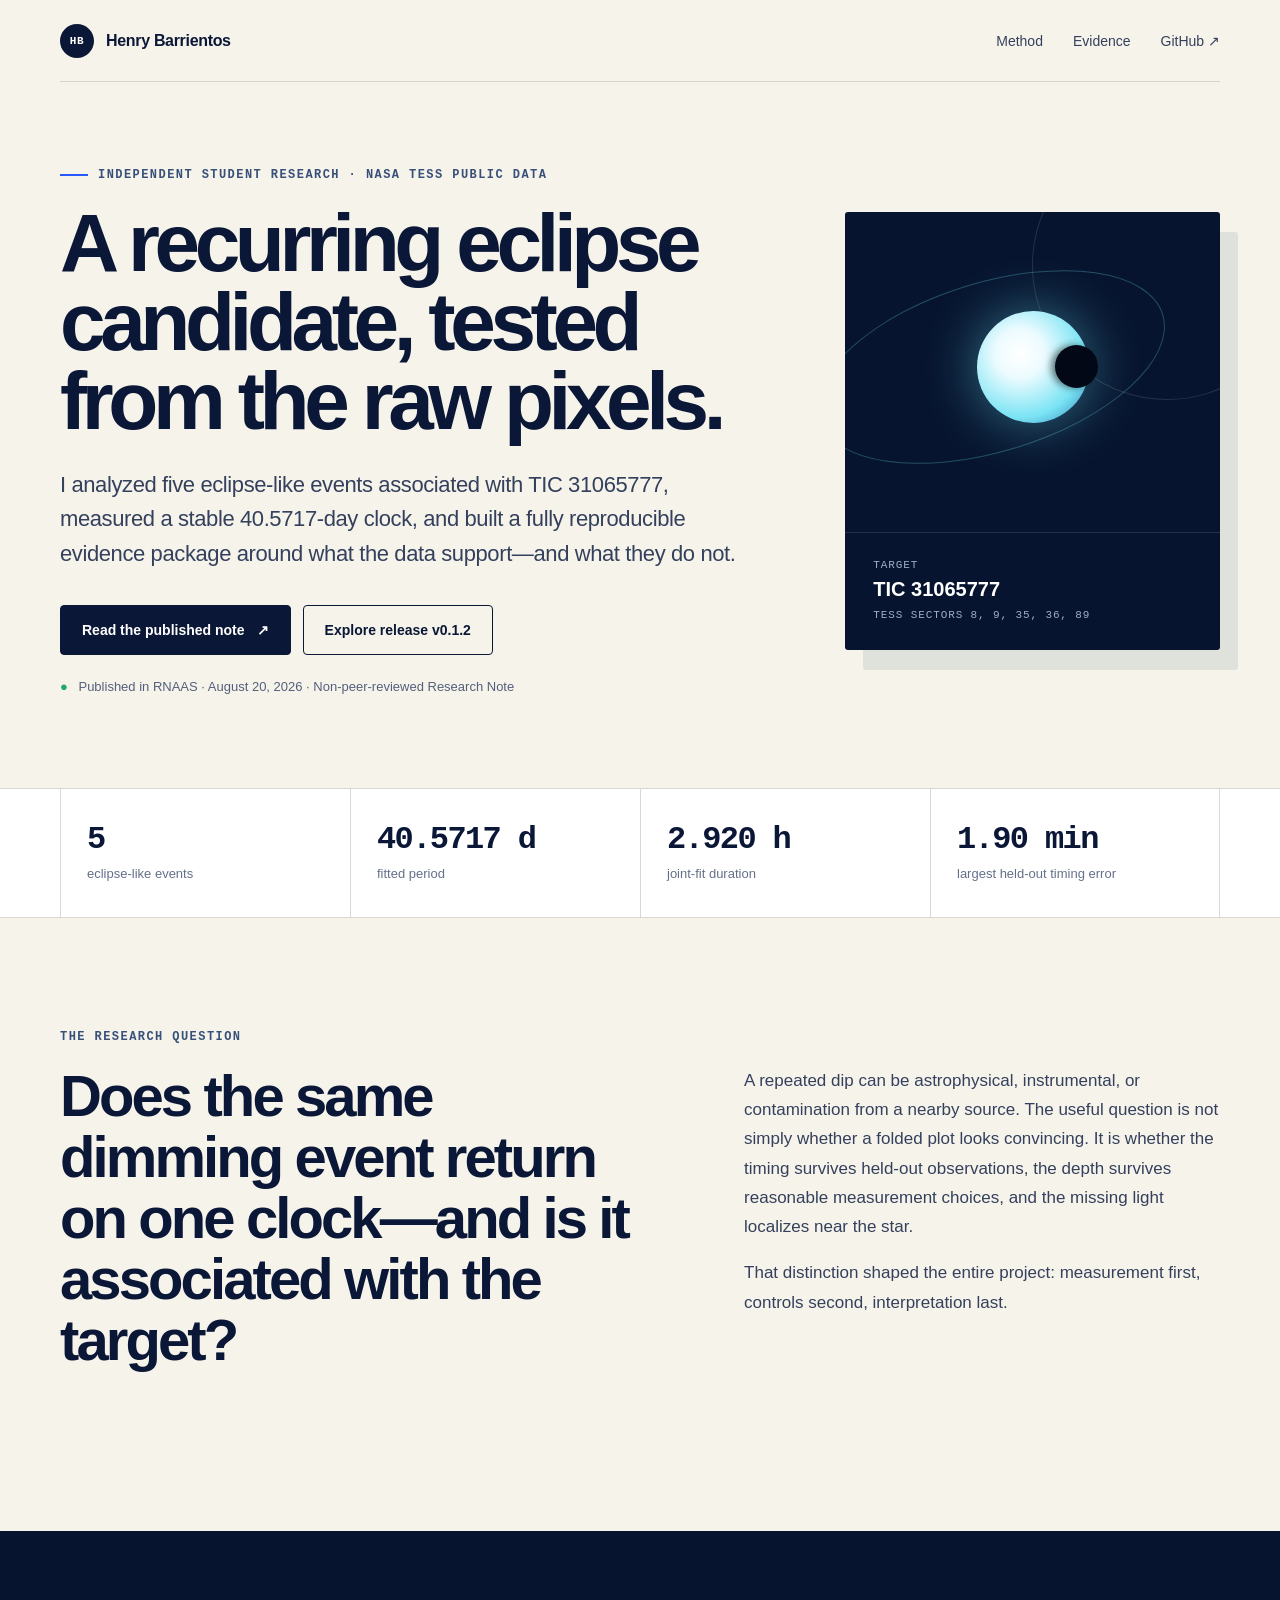
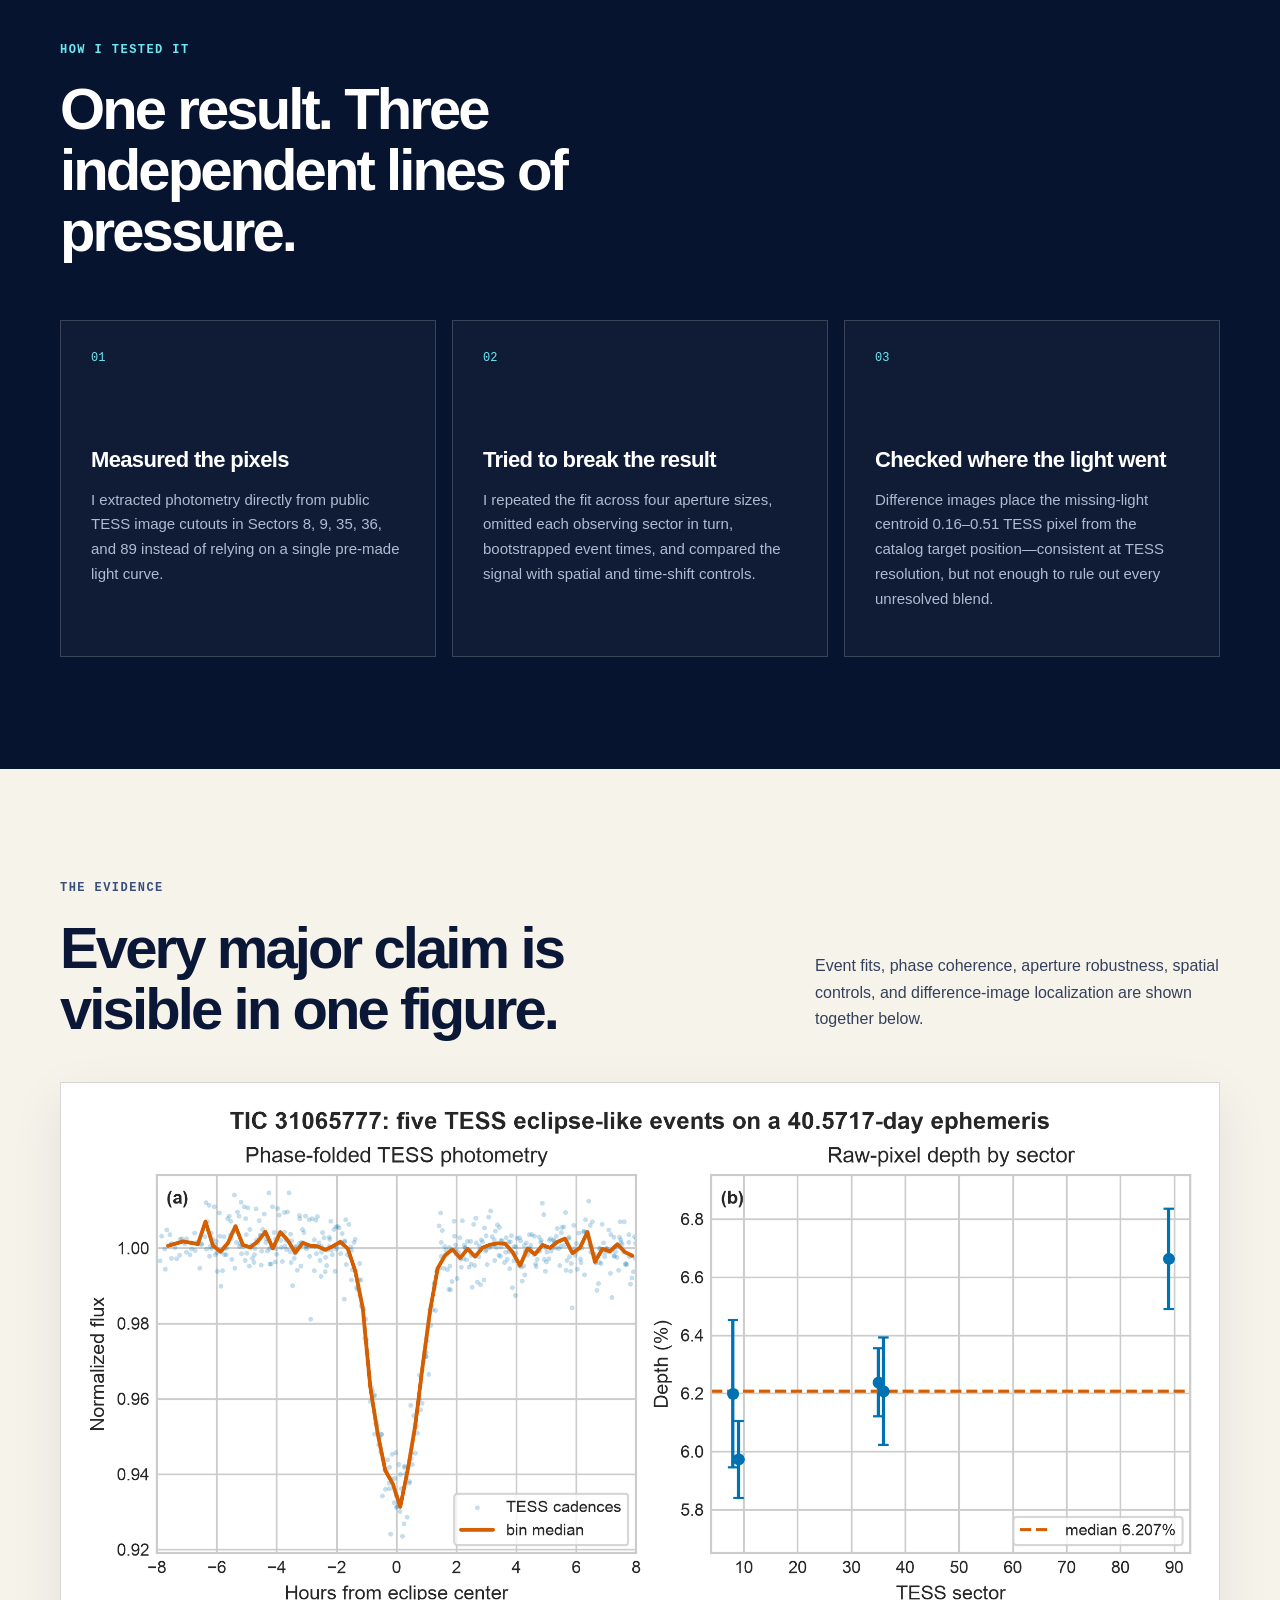
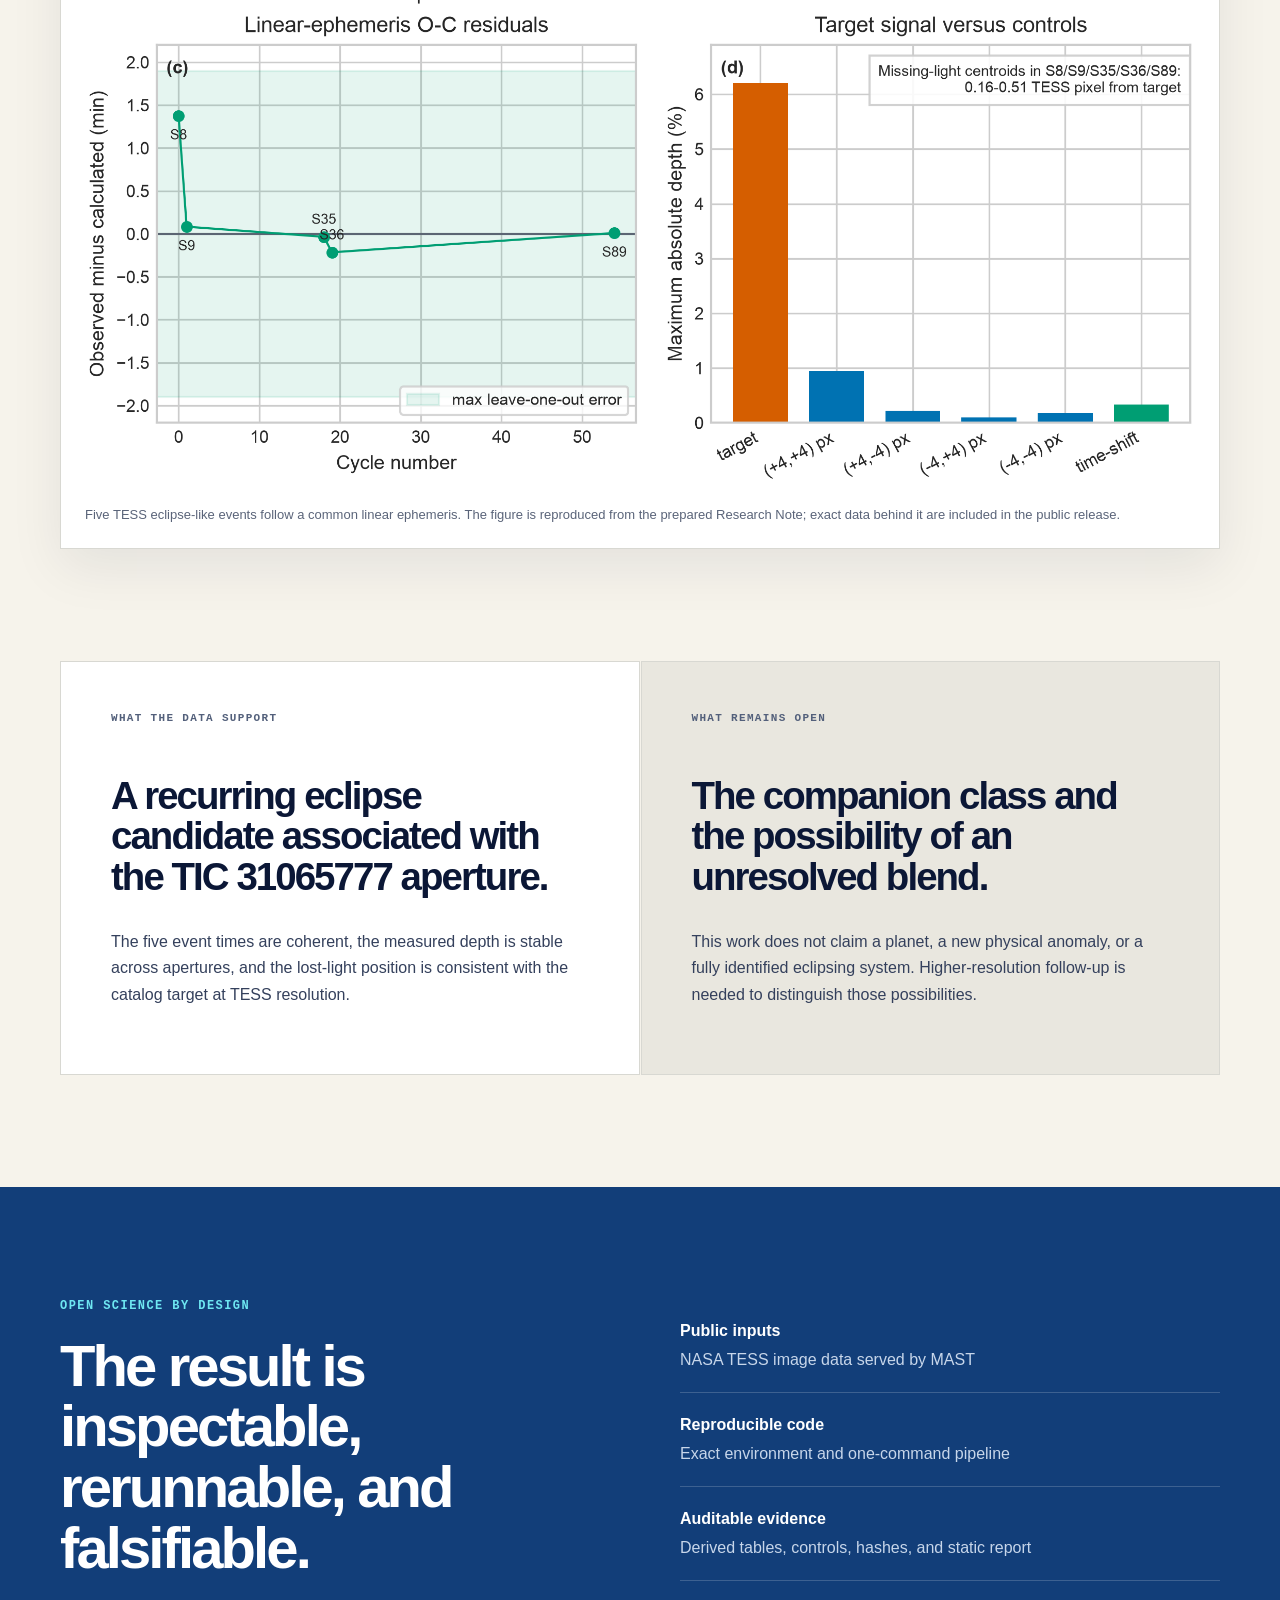
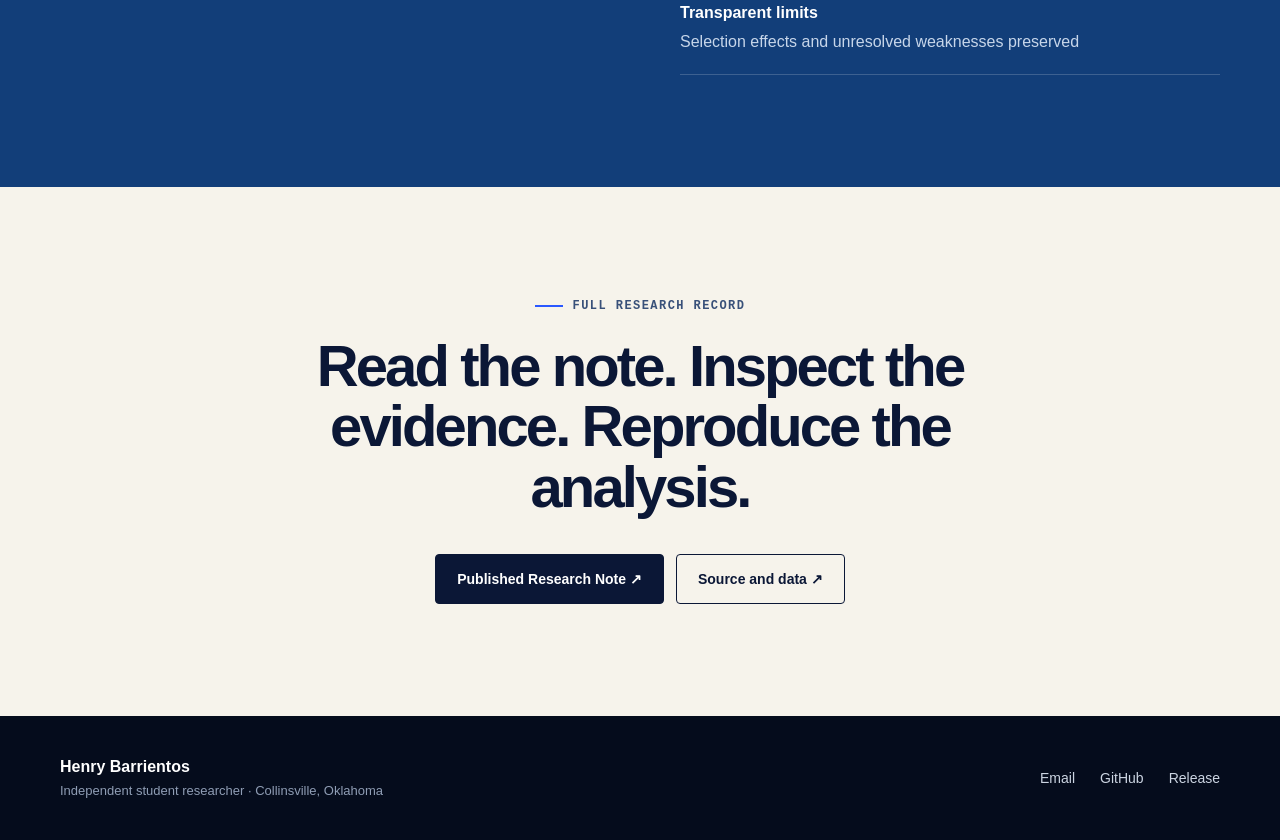
<file: docs/index.html>
<!doctype html>
<html lang="en">
<head>
  <meta charset="utf-8">
  <meta name="viewport" content="width=device-width, initial-scale=1">
  <title>TIC 31065777 Eclipse Candidate | Henry Barrientos</title>
  <meta name="description" content="An independent, reproducible TESS raw-pixel study of five eclipse-like events associated with TIC 31065777.">
  <meta property="og:type" content="website">
  <meta property="og:title" content="A recurring eclipse candidate, tested from the raw pixels">
  <meta property="og:description" content="Five TESS events, one 40.5717-day clock, and a fully reproducible evidence package by Henry Barrientos.">
  <meta property="og:image" content="https://henrybarrientos27.github.io/tic-31065777-eclipse/og.png">
  <meta name="twitter:card" content="summary_large_image">
  <link rel="stylesheet" href="styles.css">
</head>
<body>
<main>
  <nav class="nav shell" aria-label="Primary navigation">
    <a class="identity" href="#top" aria-label="Henry Barrientos research home">
      <span class="identity-mark" aria-hidden="true">HB</span><span>Henry Barrientos</span>
    </a>
    <div class="nav-links">
      <a href="#method">Method</a><a href="#evidence">Evidence</a>
      <a href="https://github.com/henrybarrientos27/tic-31065777-eclipse">GitHub ↗</a>
    </div>
  </nav>

  <section class="hero shell" id="top">
    <div class="hero-copy">
      <p class="eyebrow"><span></span> Independent student research · NASA TESS public data</p>
      <h1>A recurring eclipse candidate, tested from the raw pixels.</h1>
      <p class="lede">I analyzed five eclipse-like events associated with TIC 31065777, measured a stable 40.5717-day clock, and built a fully reproducible evidence package around what the data support—and what they do not.</p>
      <div class="actions">
        <a class="button primary" href="https://doi.org/10.3847/2515-5172/ae9b07">Read the published note <span aria-hidden="true">↗</span></a>
        <a class="button secondary" href="https://github.com/henrybarrientos27/tic-31065777-eclipse/releases/tag/v0.1.2">Explore release v0.1.2</a>
      </div>
      <p class="status"><span aria-hidden="true">●</span> Published in RNAAS · August 20, 2026 · Non-peer-reviewed Research Note</p>
    </div>
    <aside class="orbit-card" aria-label="Project summary">
      <div class="orbit-visual" aria-hidden="true">
        <div class="orbit orbit-one"></div><div class="orbit orbit-two"></div>
        <div class="star"></div><div class="occulting-body"></div>
      </div>
      <div class="orbit-caption"><span>Target</span><strong>TIC 31065777</strong><small>TESS Sectors 8, 9, 35, 36, 89</small></div>
    </aside>
  </section>

  <section class="metrics" aria-label="Key measurements">
    <div class="shell metric-grid">
      <div class="metric"><strong>5</strong><span>eclipse-like events</span></div>
      <div class="metric"><strong>40.5717 d</strong><span>fitted period</span></div>
      <div class="metric"><strong>2.920 h</strong><span>joint-fit duration</span></div>
      <div class="metric"><strong>1.90 min</strong><span>largest held-out timing error</span></div>
    </div>
  </section>

  <section class="section shell question">
    <p class="section-label">The research question</p>
    <div class="two-column">
      <h2>Does the same dimming event return on one clock—and is it associated with the target?</h2>
      <div>
        <p>A repeated dip can be astrophysical, instrumental, or contamination from a nearby source. The useful question is not simply whether a folded plot looks convincing. It is whether the timing survives held-out observations, the depth survives reasonable measurement choices, and the missing light localizes near the star.</p>
        <p>That distinction shaped the entire project: measurement first, controls second, interpretation last.</p>
      </div>
    </div>
  </section>

  <section class="section method-wrap" id="method">
    <div class="shell">
      <p class="section-label light">How I tested it</p>
      <h2 class="method-heading">One result. Three independent lines of pressure.</h2>
      <div class="method-grid">
        <article class="method-card"><span class="method-number">01</span><h3>Measured the pixels</h3><p>I extracted photometry directly from public TESS image cutouts in Sectors 8, 9, 35, 36, and 89 instead of relying on a single pre-made light curve.</p></article>
        <article class="method-card"><span class="method-number">02</span><h3>Tried to break the result</h3><p>I repeated the fit across four aperture sizes, omitted each observing sector in turn, bootstrapped event times, and compared the signal with spatial and time-shift controls.</p></article>
        <article class="method-card"><span class="method-number">03</span><h3>Checked where the light went</h3><p>Difference images place the missing-light centroid 0.16–0.51 TESS pixel from the catalog target position—consistent at TESS resolution, but not enough to rule out every unresolved blend.</p></article>
      </div>
    </div>
  </section>

  <section class="section shell" id="evidence">
    <div class="evidence-header">
      <div><p class="section-label">The evidence</p><h2>Every major claim is visible in one figure.</h2></div>
      <p>Event fits, phase coherence, aperture robustness, spatial controls, and difference-image localization are shown together below.</p>
    </div>
    <figure class="research-figure">
      <img src="tic-31065777-analysis.png" alt="Multipanel scientific figure showing five TESS eclipse events, their phase-folded alignment, aperture robustness, control measurements, and centroid localization near TIC 31065777.">
      <figcaption>Five TESS eclipse-like events follow a common linear ephemeris. The figure is reproduced from the prepared Research Note; exact data behind it are included in the public release.</figcaption>
    </figure>
  </section>

  <section class="section shell conclusion">
    <div class="claim supported"><p class="claim-kicker">What the data support</p><h2>A recurring eclipse candidate associated with the TIC 31065777 aperture.</h2><p>The five event times are coherent, the measured depth is stable across apertures, and the lost-light position is consistent with the catalog target at TESS resolution.</p></div>
    <div class="claim open"><p class="claim-kicker">What remains open</p><h2>The companion class and the possibility of an unresolved blend.</h2><p>This work does not claim a planet, a new physical anomaly, or a fully identified eclipsing system. Higher-resolution follow-up is needed to distinguish those possibilities.</p></div>
  </section>

  <section class="section open-science">
    <div class="shell open-grid">
      <div><p class="section-label light">Open science by design</p><h2>The result is inspectable, rerunnable, and falsifiable.</h2></div>
      <ul>
        <li><span>Public inputs</span> NASA TESS image data served by MAST</li>
        <li><span>Reproducible code</span> Exact environment and one-command pipeline</li>
        <li><span>Auditable evidence</span> Derived tables, controls, hashes, and static report</li>
        <li><span>Transparent limits</span> Selection effects and unresolved weaknesses preserved</li>
      </ul>
    </div>
  </section>

  <section class="section shell final-cta">
    <p class="eyebrow"><span></span> Full research record</p>
    <h2>Read the note. Inspect the evidence. Reproduce the analysis.</h2>
    <div class="actions centered">
      <a class="button primary" href="https://doi.org/10.3847/2515-5172/ae9b07">Published Research Note ↗</a>
      <a class="button secondary" href="https://github.com/henrybarrientos27/tic-31065777-eclipse">Source and data ↗</a>
    </div>
  </section>

  <footer>
    <div class="shell footer-grid">
      <div><strong>Henry Barrientos</strong><p>Independent student researcher · Collinsville, Oklahoma</p></div>
      <div class="footer-links"><a href="mailto:henrywaynebarrientos@gmail.com">Email</a><a href="https://github.com/henrybarrientos27/tic-31065777-eclipse">GitHub</a><a href="https://github.com/henrybarrientos27/tic-31065777-eclipse/releases/tag/v0.1.2">Release</a></div>
    </div>
  </footer>
</main>
</body>
</html>
</file>
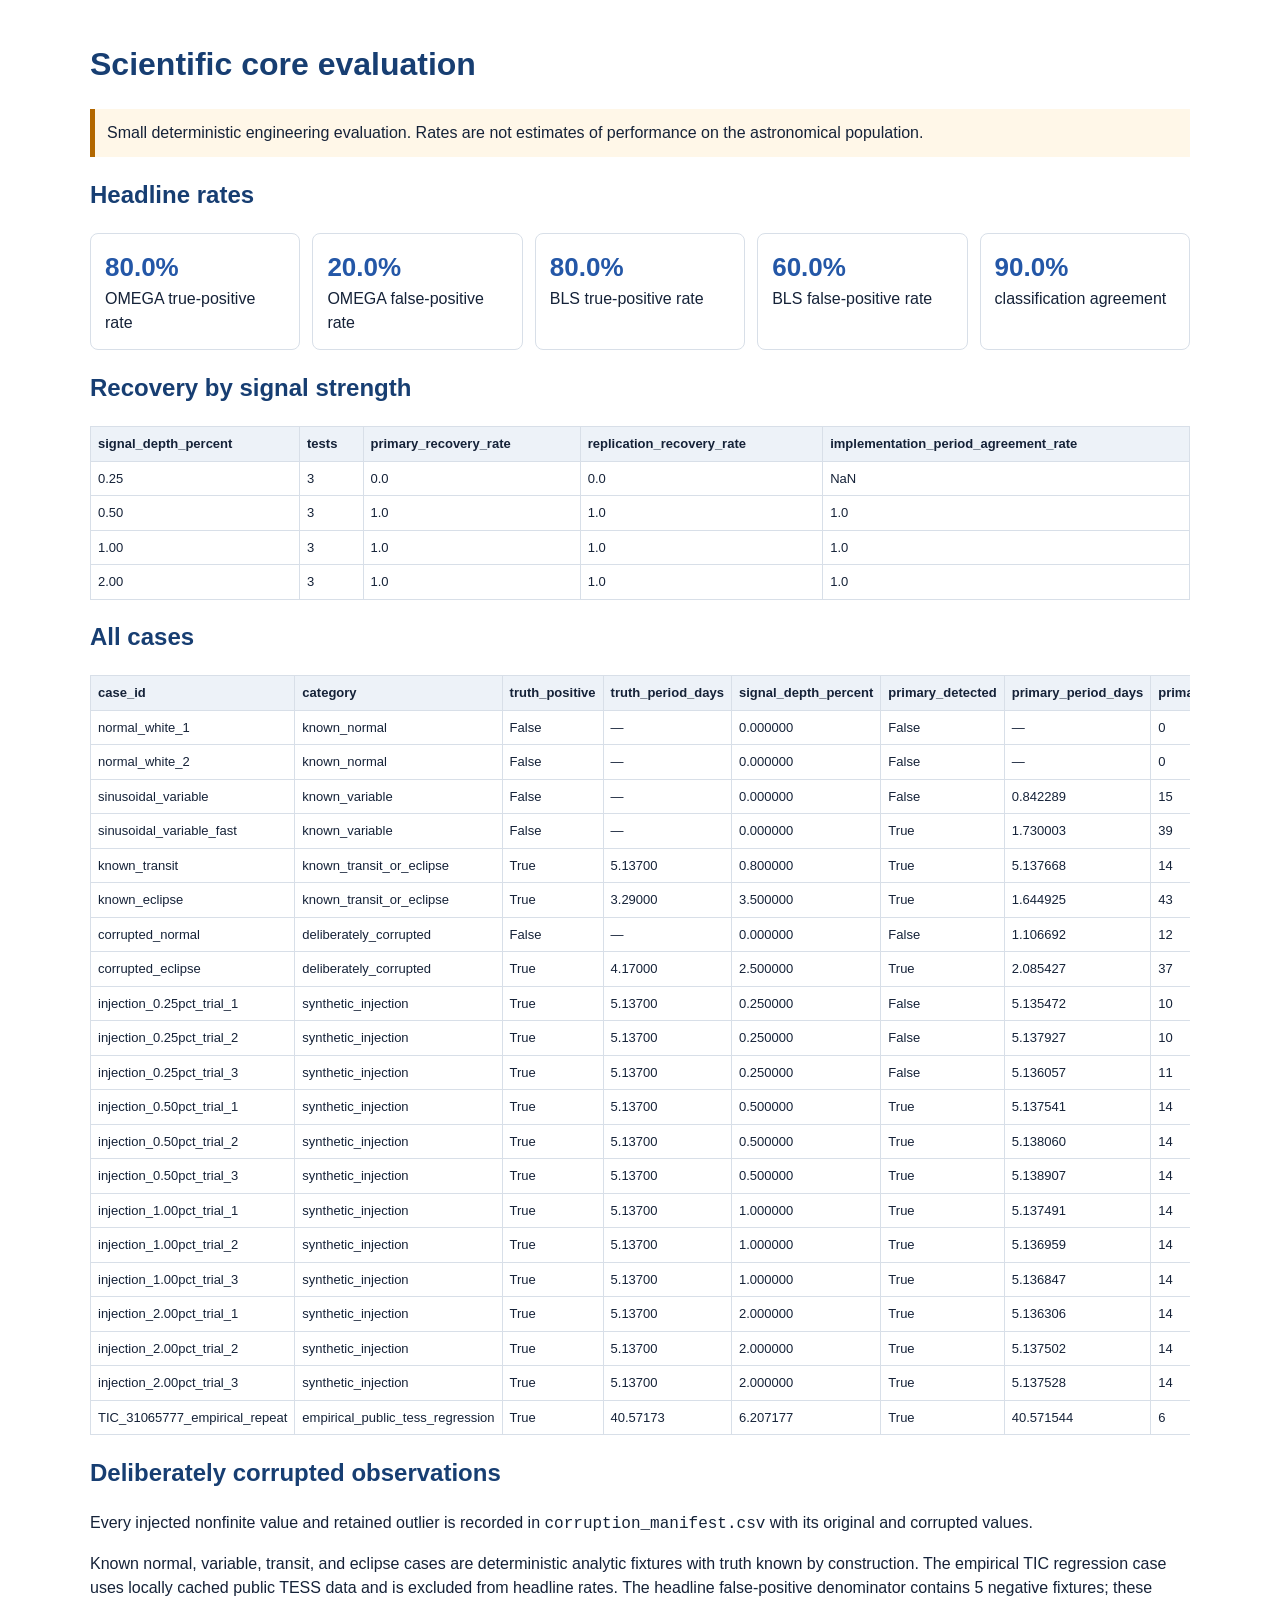
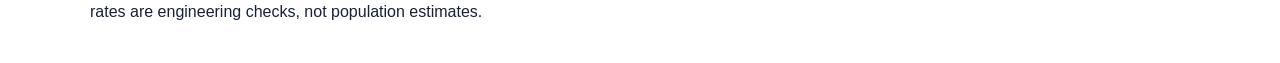
<file: results/evidence_evaluation/index.html>
<!doctype html><html lang="en"><head><meta charset="utf-8">
<title>Scientific core evaluation</title><style>
body{font:16px/1.5 -apple-system,BlinkMacSystemFont,"Segoe UI",sans-serif;max-width:1100px;margin:40px auto;padding:0 20px;color:#152238}
h1,h2{color:#173e72} .warning{border-left:5px solid #b26700;padding:12px;background:#fff7e8}
.grid{display:grid;grid-template-columns:repeat(auto-fit,minmax(180px,1fr));gap:12px}
.metric{border:1px solid #d8dfe8;border-radius:8px;padding:14px} .metric strong{display:block;font-size:26px;color:#2457a7}
table{border-collapse:collapse;width:100%;font-size:13px}th,td{border:1px solid #d8dfe8;padding:7px;text-align:left}th{background:#edf2f8}
.scroll{overflow-x:auto}</style></head><body>
<h1>Scientific core evaluation</h1>
<p class="warning">Small deterministic engineering evaluation. Rates are not estimates of performance on the astronomical population.</p>
<h2>Headline rates</h2><div class="grid">
<div class="metric"><strong>80.0%</strong>OMEGA true-positive rate</div>
<div class="metric"><strong>20.0%</strong>OMEGA false-positive rate</div>
<div class="metric"><strong>80.0%</strong>BLS true-positive rate</div>
<div class="metric"><strong>60.0%</strong>BLS false-positive rate</div>
<div class="metric"><strong>90.0%</strong>classification agreement</div>
</div>
<h2>Recovery by signal strength</h2><div class="scroll"><table class="dataframe">
  <thead>
    <tr style="text-align: right;">
      <th>signal_depth_percent</th>
      <th>tests</th>
      <th>primary_recovery_rate</th>
      <th>replication_recovery_rate</th>
      <th>implementation_period_agreement_rate</th>
    </tr>
  </thead>
  <tbody>
    <tr>
      <td>0.25</td>
      <td>3</td>
      <td>0.0</td>
      <td>0.0</td>
      <td>NaN</td>
    </tr>
    <tr>
      <td>0.50</td>
      <td>3</td>
      <td>1.0</td>
      <td>1.0</td>
      <td>1.0</td>
    </tr>
    <tr>
      <td>1.00</td>
      <td>3</td>
      <td>1.0</td>
      <td>1.0</td>
      <td>1.0</td>
    </tr>
    <tr>
      <td>2.00</td>
      <td>3</td>
      <td>1.0</td>
      <td>1.0</td>
      <td>1.0</td>
    </tr>
  </tbody>
</table></div>
<h2>All cases</h2><div class="scroll"><table class="dataframe">
  <thead>
    <tr style="text-align: right;">
      <th>case_id</th>
      <th>category</th>
      <th>truth_positive</th>
      <th>truth_period_days</th>
      <th>signal_depth_percent</th>
      <th>primary_detected</th>
      <th>primary_period_days</th>
      <th>primary_event_count</th>
      <th>replication_detected</th>
      <th>replication_period_days</th>
      <th>replication_depth_snr</th>
      <th>period_agreement</th>
    </tr>
  </thead>
  <tbody>
    <tr>
      <td>normal_white_1</td>
      <td>known_normal</td>
      <td>False</td>
      <td>—</td>
      <td>0.000000</td>
      <td>False</td>
      <td>—</td>
      <td>0</td>
      <td>False</td>
      <td>15.681193</td>
      <td>4.628603</td>
      <td>False</td>
    </tr>
    <tr>
      <td>normal_white_2</td>
      <td>known_normal</td>
      <td>False</td>
      <td>—</td>
      <td>0.000000</td>
      <td>False</td>
      <td>—</td>
      <td>0</td>
      <td>False</td>
      <td>3.944954</td>
      <td>4.949331</td>
      <td>False</td>
    </tr>
    <tr>
      <td>sinusoidal_variable</td>
      <td>known_variable</td>
      <td>False</td>
      <td>—</td>
      <td>0.000000</td>
      <td>False</td>
      <td>0.842289</td>
      <td>15</td>
      <td>True</td>
      <td>4.201835</td>
      <td>23.363845</td>
      <td>False</td>
    </tr>
    <tr>
      <td>sinusoidal_variable_fast</td>
      <td>known_variable</td>
      <td>False</td>
      <td>—</td>
      <td>0.000000</td>
      <td>True</td>
      <td>1.730003</td>
      <td>39</td>
      <td>True</td>
      <td>1.729358</td>
      <td>34.331968</td>
      <td>True</td>
    </tr>
    <tr>
      <td>known_transit</td>
      <td>known_transit_or_eclipse</td>
      <td>True</td>
      <td>5.13700</td>
      <td>0.800000</td>
      <td>True</td>
      <td>5.137668</td>
      <td>14</td>
      <td>True</td>
      <td>5.133028</td>
      <td>66.850113</td>
      <td>True</td>
    </tr>
    <tr>
      <td>known_eclipse</td>
      <td>known_transit_or_eclipse</td>
      <td>True</td>
      <td>3.29000</td>
      <td>3.500000</td>
      <td>True</td>
      <td>1.644925</td>
      <td>43</td>
      <td>True</td>
      <td>3.286697</td>
      <td>301.067188</td>
      <td>True</td>
    </tr>
    <tr>
      <td>corrupted_normal</td>
      <td>deliberately_corrupted</td>
      <td>False</td>
      <td>—</td>
      <td>0.000000</td>
      <td>False</td>
      <td>1.106692</td>
      <td>12</td>
      <td>True</td>
      <td>16.467890</td>
      <td>46.763883</td>
      <td>False</td>
    </tr>
    <tr>
      <td>corrupted_eclipse</td>
      <td>deliberately_corrupted</td>
      <td>True</td>
      <td>4.17000</td>
      <td>2.500000</td>
      <td>True</td>
      <td>2.085427</td>
      <td>37</td>
      <td>True</td>
      <td>4.169725</td>
      <td>265.757906</td>
      <td>True</td>
    </tr>
    <tr>
      <td>injection_0.25pct_trial_1</td>
      <td>synthetic_injection</td>
      <td>True</td>
      <td>5.13700</td>
      <td>0.250000</td>
      <td>False</td>
      <td>5.135472</td>
      <td>10</td>
      <td>False</td>
      <td>5.133028</td>
      <td>20.974157</td>
      <td>True</td>
    </tr>
    <tr>
      <td>injection_0.25pct_trial_2</td>
      <td>synthetic_injection</td>
      <td>True</td>
      <td>5.13700</td>
      <td>0.250000</td>
      <td>False</td>
      <td>5.137927</td>
      <td>10</td>
      <td>False</td>
      <td>5.133028</td>
      <td>20.018628</td>
      <td>True</td>
    </tr>
    <tr>
      <td>injection_0.25pct_trial_3</td>
      <td>synthetic_injection</td>
      <td>True</td>
      <td>5.13700</td>
      <td>0.250000</td>
      <td>False</td>
      <td>5.136057</td>
      <td>11</td>
      <td>False</td>
      <td>5.133028</td>
      <td>21.822191</td>
      <td>True</td>
    </tr>
    <tr>
      <td>injection_0.50pct_trial_1</td>
      <td>synthetic_injection</td>
      <td>True</td>
      <td>5.13700</td>
      <td>0.500000</td>
      <td>True</td>
      <td>5.137541</td>
      <td>14</td>
      <td>True</td>
      <td>5.133028</td>
      <td>42.557933</td>
      <td>True</td>
    </tr>
    <tr>
      <td>injection_0.50pct_trial_2</td>
      <td>synthetic_injection</td>
      <td>True</td>
      <td>5.13700</td>
      <td>0.500000</td>
      <td>True</td>
      <td>5.138060</td>
      <td>14</td>
      <td>True</td>
      <td>5.133028</td>
      <td>42.602881</td>
      <td>True</td>
    </tr>
    <tr>
      <td>injection_0.50pct_trial_3</td>
      <td>synthetic_injection</td>
      <td>True</td>
      <td>5.13700</td>
      <td>0.500000</td>
      <td>True</td>
      <td>5.138907</td>
      <td>14</td>
      <td>True</td>
      <td>5.133028</td>
      <td>40.875863</td>
      <td>True</td>
    </tr>
    <tr>
      <td>injection_1.00pct_trial_1</td>
      <td>synthetic_injection</td>
      <td>True</td>
      <td>5.13700</td>
      <td>1.000000</td>
      <td>True</td>
      <td>5.137491</td>
      <td>14</td>
      <td>True</td>
      <td>5.133028</td>
      <td>81.277226</td>
      <td>True</td>
    </tr>
    <tr>
      <td>injection_1.00pct_trial_2</td>
      <td>synthetic_injection</td>
      <td>True</td>
      <td>5.13700</td>
      <td>1.000000</td>
      <td>True</td>
      <td>5.136959</td>
      <td>14</td>
      <td>True</td>
      <td>5.133028</td>
      <td>82.838207</td>
      <td>True</td>
    </tr>
    <tr>
      <td>injection_1.00pct_trial_3</td>
      <td>synthetic_injection</td>
      <td>True</td>
      <td>5.13700</td>
      <td>1.000000</td>
      <td>True</td>
      <td>5.136847</td>
      <td>14</td>
      <td>True</td>
      <td>5.133028</td>
      <td>84.113237</td>
      <td>True</td>
    </tr>
    <tr>
      <td>injection_2.00pct_trial_1</td>
      <td>synthetic_injection</td>
      <td>True</td>
      <td>5.13700</td>
      <td>2.000000</td>
      <td>True</td>
      <td>5.136306</td>
      <td>14</td>
      <td>True</td>
      <td>5.133028</td>
      <td>165.899796</td>
      <td>True</td>
    </tr>
    <tr>
      <td>injection_2.00pct_trial_2</td>
      <td>synthetic_injection</td>
      <td>True</td>
      <td>5.13700</td>
      <td>2.000000</td>
      <td>True</td>
      <td>5.137502</td>
      <td>14</td>
      <td>True</td>
      <td>5.133028</td>
      <td>170.898420</td>
      <td>True</td>
    </tr>
    <tr>
      <td>injection_2.00pct_trial_3</td>
      <td>synthetic_injection</td>
      <td>True</td>
      <td>5.13700</td>
      <td>2.000000</td>
      <td>True</td>
      <td>5.137528</td>
      <td>14</td>
      <td>True</td>
      <td>5.133028</td>
      <td>155.860825</td>
      <td>True</td>
    </tr>
    <tr>
      <td>TIC_31065777_empirical_repeat</td>
      <td>empirical_public_tess_regression</td>
      <td>True</td>
      <td>40.57173</td>
      <td>6.207177</td>
      <td>True</td>
      <td>40.571544</td>
      <td>6</td>
      <td>False</td>
      <td>99.586113</td>
      <td>72.293750</td>
      <td>False</td>
    </tr>
  </tbody>
</table></div>
<h2>Deliberately corrupted observations</h2>
<p>Every injected nonfinite value and retained outlier is recorded in
<code>corruption_manifest.csv</code> with its original and corrupted values.</p>
<p>Known normal, variable, transit, and eclipse cases are deterministic analytic
fixtures with truth known by construction. The empirical TIC regression case uses
locally cached public TESS data and is excluded from headline rates. The
headline false-positive denominator contains 5
negative fixtures; these rates are engineering checks, not population estimates.</p>
</body></html>
</file>
<file: docs/styles.css>
:root {
  --font-geist-sans: Inter, ui-sans-serif, -apple-system, BlinkMacSystemFont, "Segoe UI", sans-serif;
  --font-geist-mono: "SFMono-Regular", Consolas, "Liberation Mono", monospace;
  --ink: #0b1736;
  --ink-soft: #34405c;
  --navy: #07142f;
  --blue: #2a58ff;
  --cyan: #6ee7f2;
  --paper: #f6f3eb;
  --white: #ffffff;
  --line: #d8d8d2;
}

* { box-sizing: border-box; }

html { scroll-behavior: smooth; }

body {
  margin: 0;
  background: var(--paper);
  color: var(--ink);
  font-family: var(--font-geist-sans), Arial, sans-serif;
  -webkit-font-smoothing: antialiased;
}

a { color: inherit; text-decoration: none; }

.shell { width: min(1160px, calc(100% - 48px)); margin-inline: auto; }

.nav {
  min-height: 82px;
  display: flex;
  align-items: center;
  justify-content: space-between;
  border-bottom: 1px solid rgba(11, 23, 54, .14);
}

.identity { display: inline-flex; align-items: center; gap: 12px; font-weight: 700; letter-spacing: -.02em; }
.identity-mark {
  display: grid; place-items: center; width: 34px; height: 34px;
  border-radius: 50%; background: var(--ink); color: white;
  font: 700 11px var(--font-geist-mono), monospace; letter-spacing: .06em;
}
.nav-links { display: flex; gap: 30px; font-size: 14px; color: var(--ink-soft); }
.nav-links a:hover, .footer-links a:hover { color: var(--blue); }

.hero {
  min-height: 680px;
  display: grid;
  grid-template-columns: 1.3fr .7fr;
  align-items: center;
  gap: clamp(48px, 7vw, 92px);
  padding-block: 86px 94px;
}

.eyebrow, .section-label {
  margin: 0 0 22px;
  font: 650 12px/1.2 var(--font-geist-mono), monospace;
  letter-spacing: .12em;
  text-transform: uppercase;
  color: #385079;
}
.eyebrow { display: flex; align-items: center; gap: 10px; }
.eyebrow span { width: 28px; height: 2px; background: var(--blue); }

h1, h2, h3, p { margin-top: 0; }
h1 {
  max-width: 800px;
  margin-bottom: 28px;
  font-size: clamp(52px, 6.4vw, 86px);
  line-height: .96;
  letter-spacing: -.066em;
  font-weight: 690;
}
.lede {
  max-width: 700px;
  margin-bottom: 34px;
  color: var(--ink-soft);
  font-size: clamp(18px, 2vw, 22px);
  line-height: 1.55;
  letter-spacing: -.018em;
}
.actions { display: flex; flex-wrap: wrap; gap: 12px; }
.button {
  min-height: 50px;
  display: inline-flex;
  align-items: center;
  justify-content: center;
  gap: 12px;
  padding: 0 21px;
  border: 1px solid var(--ink);
  border-radius: 4px;
  font-size: 14px;
  font-weight: 680;
  transition: transform .15s ease, box-shadow .15s ease, background .15s ease;
}
.button:hover { transform: translateY(-2px); box-shadow: 0 8px 22px rgba(11, 23, 54, .12); }
.button.primary { background: var(--ink); color: white; }
.button.primary:hover { background: var(--blue); border-color: var(--blue); }
.button.secondary { background: transparent; }
.status { margin: 24px 0 0; color: #53607b; font-size: 13px; }
.status span { color: #1ca96d; margin-right: 7px; }

.orbit-card {
  min-height: 430px;
  display: flex;
  flex-direction: column;
  justify-content: space-between;
  overflow: hidden;
  background: var(--navy);
  color: white;
  border-radius: 3px;
  box-shadow: 18px 20px 0 #dfe1db;
}
.orbit-visual { position: relative; flex: 1; min-height: 320px; }
.orbit {
  position: absolute; border: 1px solid rgba(110, 231, 242, .28); border-radius: 50%;
  transform: rotate(-17deg);
}
.orbit-one { width: 360px; height: 170px; left: -34px; top: 70px; }
.orbit-two { width: 270px; height: 270px; right: -82px; top: -82px; border-color: rgba(255,255,255,.12); }
.star {
  position: absolute; width: 112px; height: 112px; border-radius: 50%; left: calc(50% - 56px); top: 99px;
  background: radial-gradient(circle at 38% 38%, #fff, #ecfbff 25%, #7be4f4 65%, #2476b7 100%);
  box-shadow: 0 0 55px rgba(110,231,242,.46);
}
.occulting-body {
  position: absolute; width: 43px; height: 43px; border-radius: 50%; background: #030817;
  left: calc(50% + 22px); top: 133px; box-shadow: -4px 0 7px rgba(0,0,0,.5);
}
.orbit-caption { padding: 26px 28px 29px; border-top: 1px solid rgba(255,255,255,.12); }
.orbit-caption span, .orbit-caption small { display: block; color: #9daecb; font: 11px var(--font-geist-mono), monospace; letter-spacing: .08em; text-transform: uppercase; }
.orbit-caption strong { display: block; margin: 7px 0 8px; font-size: 20px; }

.metrics { background: var(--white); border-block: 1px solid var(--line); }
.metric-grid { display: grid; grid-template-columns: repeat(4, 1fr); }
.metric { padding: 35px 26px; border-left: 1px solid var(--line); }
.metric:last-child { border-right: 1px solid var(--line); }
.metric strong { display: block; margin-bottom: 8px; font: 650 clamp(24px, 2.5vw, 35px)/1 var(--font-geist-mono), monospace; color: var(--ink); letter-spacing: -.05em; }
.metric span { color: #657088; font-size: 13px; }

.section { padding-block: 112px; }
.section h2 { font-size: clamp(34px, 4.6vw, 58px); line-height: 1.05; letter-spacing: -.05em; }
.two-column { display: grid; grid-template-columns: 1.1fr .9fr; gap: clamp(40px, 8vw, 110px); }
.two-column p { color: var(--ink-soft); font-size: 17px; line-height: 1.72; }

.method-wrap { background: var(--navy); color: white; }
.section-label.light { color: var(--cyan); }
.method-heading { max-width: 680px; margin-bottom: 58px; }
.method-grid { display: grid; grid-template-columns: repeat(3, 1fr); gap: 16px; }
.method-card { min-height: 330px; padding: 30px; border: 1px solid rgba(255,255,255,.18); background: rgba(255,255,255,.035); }
.method-number { display: block; margin-bottom: 82px; color: var(--cyan); font: 12px var(--font-geist-mono), monospace; }
.method-card h3 { margin-bottom: 15px; font-size: 22px; letter-spacing: -.03em; }
.method-card p { color: #aebbd0; line-height: 1.65; font-size: 15px; }

.evidence-header { display: grid; grid-template-columns: 1.25fr .75fr; align-items: end; gap: 80px; margin-bottom: 42px; }
.evidence-header h2 { margin-bottom: 0; }
.evidence-header > p { margin-bottom: 7px; color: var(--ink-soft); line-height: 1.65; }
.research-figure { margin: 0; background: white; padding: 22px; border: 1px solid var(--line); box-shadow: 0 18px 50px rgba(11, 23, 54, .08); }
.research-figure img { width: 100%; height: auto; display: block; }
.research-figure figcaption { padding: 18px 2px 1px; color: #5a6479; font-size: 13px; line-height: 1.55; }

.conclusion { display: grid; grid-template-columns: 1fr 1fr; gap: 1px; padding-top: 0; }
.claim { padding: 50px; border: 1px solid var(--line); }
.claim.supported { background: var(--white); }
.claim.open { background: #e9e7df; }
.claim-kicker { margin-bottom: 52px; font: 650 11px var(--font-geist-mono), monospace; color: #53607b; letter-spacing: .12em; text-transform: uppercase; }
.claim h2 { font-size: clamp(28px, 3vw, 42px); }
.claim > p:last-child { color: var(--ink-soft); line-height: 1.65; }

.open-science { background: #123e79; color: white; }
.open-grid { display: grid; grid-template-columns: 1fr 1fr; gap: 80px; }
.open-grid h2 { margin-bottom: 0; }
.open-grid ul { margin: 0; padding: 0; list-style: none; }
.open-grid li { padding: 20px 0; border-bottom: 1px solid rgba(255,255,255,.18); color: #c7d6ea; line-height: 1.5; }
.open-grid li span { display: block; margin-bottom: 5px; color: white; font-weight: 700; }

.final-cta { text-align: center; }
.final-cta .eyebrow { justify-content: center; }
.final-cta h2 { max-width: 800px; margin: 0 auto 36px; }
.actions.centered { justify-content: center; }

footer { background: #050c1c; color: white; padding-block: 42px; }
.footer-grid { display: flex; justify-content: space-between; align-items: center; gap: 30px; }
.footer-grid p { margin: 7px 0 0; color: #8f9db4; font-size: 13px; }
.footer-links { display: flex; gap: 25px; color: #cbd4e1; font-size: 14px; }

@media (max-width: 900px) {
  .hero { grid-template-columns: 1fr; padding-top: 66px; }
  .orbit-card { min-height: 390px; width: min(100%, 520px); }
  .metric-grid { grid-template-columns: repeat(2, 1fr); }
  .metric:nth-child(2) { border-right: 1px solid var(--line); }
  .metric:nth-child(-n+2) { border-bottom: 1px solid var(--line); }
  .two-column, .evidence-header, .open-grid { grid-template-columns: 1fr; gap: 30px; }
  .method-grid { grid-template-columns: 1fr; }
  .method-card { min-height: 0; }
  .method-number { margin-bottom: 45px; }
  .conclusion { grid-template-columns: 1fr; }
}

@media (max-width: 620px) {
  .shell { width: min(100% - 30px, 1160px); }
  .nav { min-height: 72px; }
  .nav-links a:not(:last-child) { display: none; }
  h1 { font-size: clamp(46px, 14vw, 66px); }
  .hero { min-height: auto; padding-block: 58px 70px; }
  .orbit-card { box-shadow: 9px 11px 0 #dfe1db; }
  .metric { padding: 25px 16px; }
  .section { padding-block: 78px; }
  .method-card, .claim { padding: 28px; }
  .research-figure { padding: 10px; }
  .footer-grid { align-items: flex-start; flex-direction: column; }
}

@media (prefers-reduced-motion: reduce) {
  html { scroll-behavior: auto; }
  .button { transition: none; }
}
</file>
